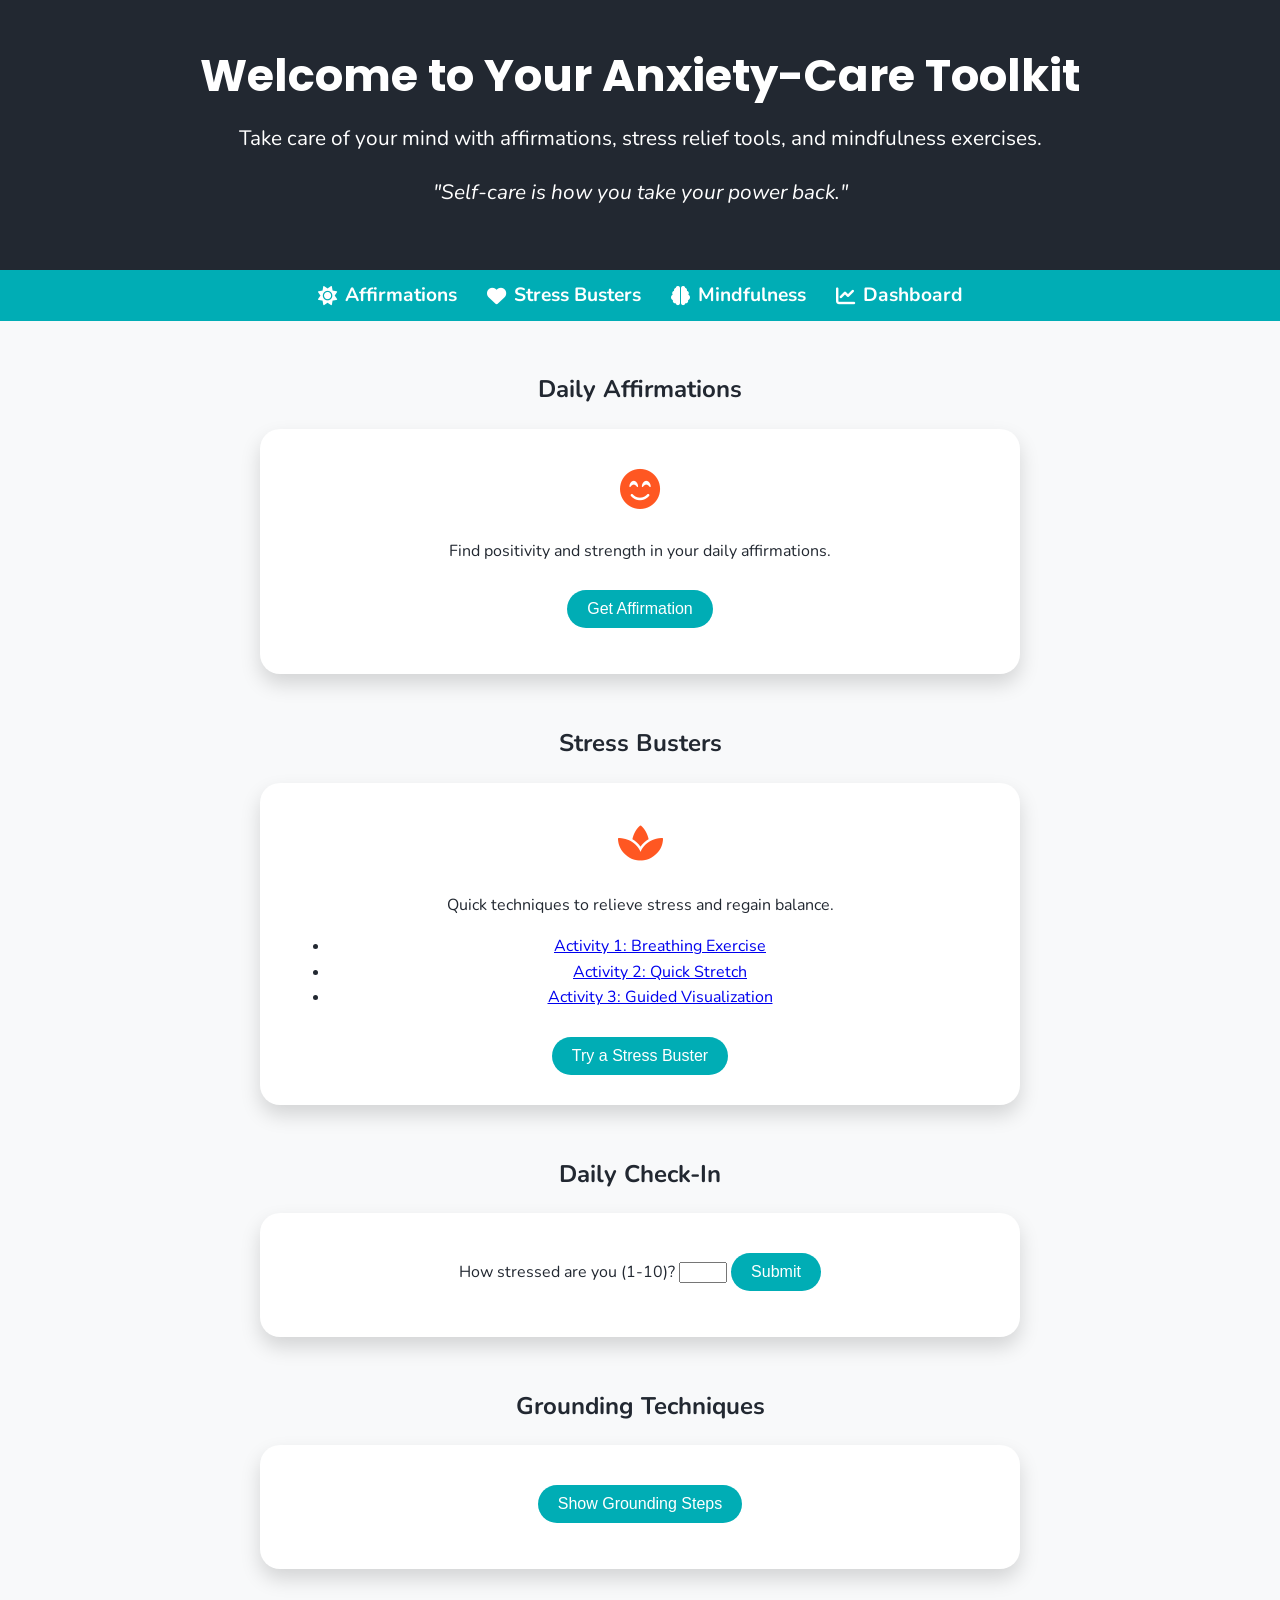
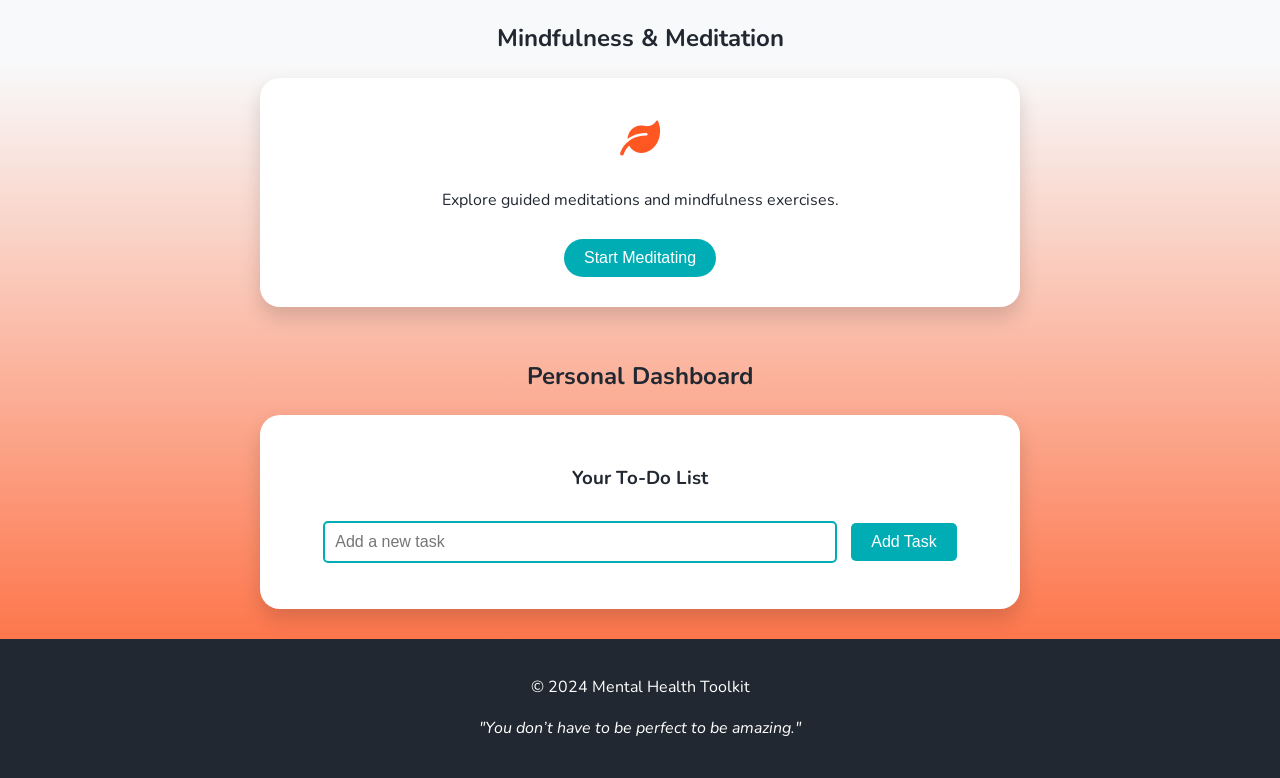
<file: index.html>
<!DOCTYPE html>
<html lang="en">
<head>
    <meta charset="UTF-8">
    <meta name="viewport" content="width=device-width, initial-scale=1.0">
    <title>Mental Health Self-Care Toolkit</title>
    <!-- Google Fonts -->
    <link href="https://fonts.googleapis.com/css2?family=Nunito:wght@300;600&family=Poppins:wght@400;700&display=swap" rel="stylesheet">
    <!-- Font Awesome for Icons -->
    <link href="https://cdnjs.cloudflare.com/ajax/libs/font-awesome/6.0.0-beta3/css/all.min.css" rel="stylesheet">
    <link rel="stylesheet" href="styles.css">
</head>
<body>
    <header>
        <h1>Welcome to Your Anxiety-Care Toolkit</h1>
        <p>Take care of your mind with affirmations, stress relief tools, and mindfulness exercises.</p>
        <p class="quote">"Self-care is how you take your power back."</p>
    </header>
    
    <nav>
        <ul>
            <li><a href="#affirmations"><i class="fas fa-sun"></i> Affirmations</a></li>
            <li><a href="#stress-busters"><i class="fas fa-heart"></i> Stress Busters</a></li>
            <li><a href="#mindfulness"><i class="fas fa-brain"></i> Mindfulness</a></li>
            <li><a href="#dashboard"><i class="fas fa-chart-line"></i> Dashboard</a></li>
        </ul>
    </nav>

    <main>
        <!-- Sections -->
        <section id="affirmations" class="card-section">
            <h2>Daily Affirmations</h2>
            <div class="card">
                <div class="icon-wrapper">
                    <i class="fas fa-smile-beam"></i>
                </div>
                <p>Find positivity and strength in your daily affirmations.</p>
                <button class="affirmation-button">Get Affirmation</button>
                <p class="affirmation-message" style="opacity: 0;"></p>
            </div>
        </section>

        <section id="stress-busters" class="card-section">
            <h2>Stress Busters</h2>
            <div class="card">
                <div class="icon-wrapper">
                    <i class="fas fa-spa"></i>
                </div>
                <p>Quick techniques to relieve stress and regain balance.</p>
                <ul>
                    <li><a href="stress_busters.html">Activity 1: Breathing Exercise</a></li>
                    <li><a href="stress_busters.html">Activity 2: Quick Stretch</a></li>
                    <li><a href="stress_busters.html">Activity 3: Guided Visualization</a></li>
                  </ul>                  
                <button class="stress-buster-button">Try a Stress Buster</button>
            </div>
        </section>

        <section id="daily-check-in-section" class="card-section">
            <h2>Daily Check-In</h2>
            <div class="card">
                <form id="daily-check-in">
                    <label for="stress-level">How stressed are you (1-10)?</label>
                    <input type="number" id="stress-level" min="1" max="10" required>
                    <button type="submit">Submit</button>
                </form>
                <p id="check-in-result"></p>
            </div>
        </section>

        <section id="grounding" class="card-section">
            <h2>Grounding Techniques</h2>
            <div class="card">
                <button id="grounding-button">Show Grounding Steps</button>
                <ul id="grounding-list"></ul>
            </div>
        </section>

        <section id="mindfulness" class="card-section">
            <h2>Mindfulness & Meditation</h2>
            <div class="card">
                <div class="icon-wrapper">
                    <i class="fas fa-leaf"></i>
                </div>
                <p>Explore guided meditations and mindfulness exercises.</p>
                <button class="mindfulness-button">Start Meditating</button>
            </div>
        </section>

        <section id="dashboard" class="card-section">
            <h2>Personal Dashboard</h2>
            <div class="card">
                <h3>Your To-Do List</h3>
                <input type="text" id="todo-input" placeholder="Add a new task" />
                <button id="add-todo">Add Task</button>
                <ul id="todo-list"></ul>
            </div>
        </section>
    </main>

    <footer>
        <p>&copy; 2024 Mental Health Toolkit</p>
        <p class="quote">"You don’t have to be perfect to be amazing."</p>
    </footer>

    <script src="script.js"></script>
</body>
</html>
</file>
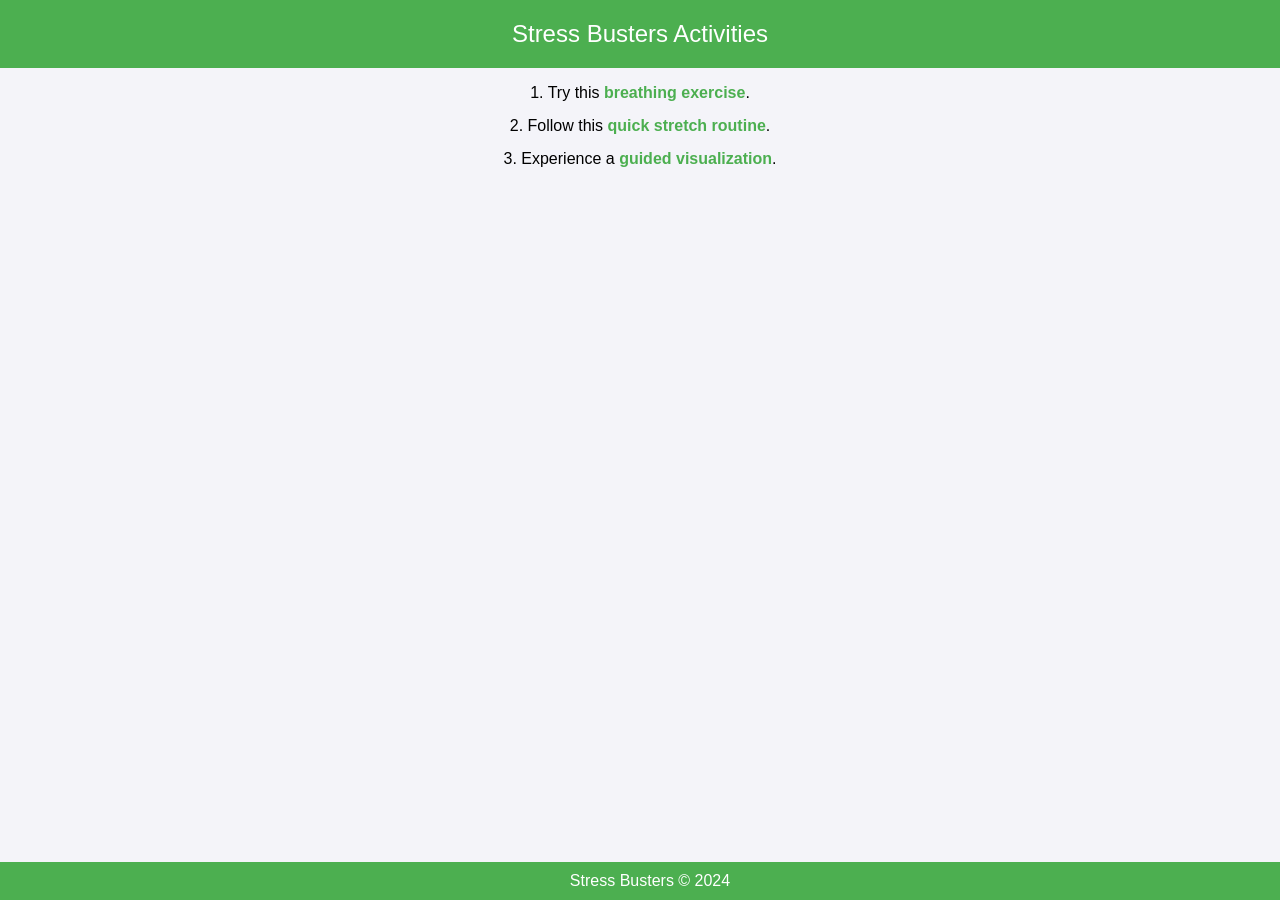
<file: stress_busters.html>
<!DOCTYPE html>
<html lang="en">
<head>
  <meta charset="UTF-8">
  <meta name="viewport" content="width=device-width, initial-scale=1.0">
  <title>Stress Busters</title>
  <style>
    body {
      font-family: Arial, sans-serif;
      margin: 0;
      padding: 0;
      text-align: center;
      background-color: #f4f4f9;
    }
    header {
      background-color: #4caf50;
      color: white;
      padding: 20px;
      font-size: 1.5em;
    }
    ul {
      list-style: none;
      padding: 0;
    }
    ul li {
      margin: 15px 0;
    }
    a {
      text-decoration: none;
      color: #4caf50;
      font-weight: bold;
    }
    a:hover {
      color: #333;
    }
    footer {
      background-color: #4caf50;
      color: white;
      text-align: center;
      padding: 10px;
      position: fixed;
      bottom: 0;
      width: 100%;
    }
  </style>
</head>
<body>
  <header>Stress Busters Activities</header>
  <ul>
    <li>1. Try this <a href="https://www.youtube.com/results?search_query=breathing+exercise" target="_blank">breathing exercise</a>.</li>
    <li>2. Follow this <a href="https://www.youtube.com/results?search_query=quick+stretch+routine" target="_blank">quick stretch routine</a>.</li>
    <li>3. Experience a <a href="https://www.youtube.com/results?search_query=guided+visualization" target="_blank">guided visualization</a>.</li>
  </ul>
  <footer>Stress Busters © 2024</footer>
</body>
</html>
</file>
<file: styles.css>
/* Updated Color Palette */
:root {
    --primary-color: #222831; /* Charcoal */
    --secondary-color: #00ADB5; /* Aqua */
    --background-color: #F8F9FA; /* Light Gray */
    --white: #FFFFFF; /* White */
    --accent-color: #FF5722; /* Deep Orange */
    --highlight-color: #FFEB3B; /* Bright Yellow */
}

body {
    font-family: 'Nunito', 'Poppins', sans-serif;
    line-height: 1.6;
    margin: 0;
    padding: 0;
    background: linear-gradient(180deg, var(--background-color) 70%, var(--accent-color) 100%);
    color: var(--primary-color);
}

header {
    background: var(--primary-color);
    color: var(--white);
    padding: 40px 20px;
    text-align: center;
    box-shadow: 0 8px 15px rgba(0, 0, 0, 0.2);
}

header h1 {
    margin: 0;
    font-size: 2.8rem;
    font-family: 'Poppins', sans-serif;
}

header p {
    font-size: 1.3rem;
    margin-top: 10px;
}

/* Navigation Styles */
nav {
    background: var(--secondary-color);
    color: var(--white);
    padding: 10px 0;
}

nav ul {
    list-style: none;
    display: flex;
    justify-content: center;
    margin: 0;
    padding: 0;
}

nav ul li {
    margin: 0 15px;
}

nav a {
    color: var(--white);
    text-decoration: none;
    font-weight: bold;
    font-size: 1.2rem;
    display: flex;
    align-items: center;
}

nav a i {
    margin-right: 8px;
}

nav a:hover {
    color: var(--highlight-color);
}

.card-section {
    display: flex;
    flex-direction: column;
    align-items: center;
    margin: 30px 0;
    width: 100%;
}

.card {
    background: var(--white);
    border-radius: 20px;
    padding: 30px;
    width: 90%;
    max-width: 700px;
    box-shadow: 0 10px 20px rgba(0, 0, 0, 0.15);
    text-align: center;
    transition: transform 0.3s, box-shadow 0.3s;
}

.card:hover {
    transform: translateY(-10px);
    box-shadow: 0 15px 30px rgba(0, 0, 0, 0.2);
}

.icon-wrapper {
    font-size: 2.5rem;
    color: var(--accent-color);
    margin-bottom: 15px;
}

footer {
    background: var(--primary-color);
    color: var(--white);
    text-align: center;
    padding: 20px 10px;
}

.quote {
    font-style: italic;
}

/* Buttons */
button {
    background: var(--secondary-color);
    color: var(--white);
    border: none;
    padding: 10px 20px;
    border-radius: 30px;
    cursor: pointer;
    transition: background 0.3s;
    font-size: 1rem;
    margin-top: 10px;
}

button:hover {
    background: var(--accent-color);
}

/* To-Do Section */
.todo-section {
    margin-top: 30px;
    padding: 20px;
    border: 1px solid var(--secondary-color);
    border-radius: 10px;
    background-color: var(--white);
    box-shadow: 0 4px 15px rgba(0, 0, 0, 0.1);
}

#todo-input {
    width: 70%;
    padding: 10px;
    border: 2px solid var(--secondary-color);
    border-radius: 5px;
    margin-right: 10px;
    font-size: 1rem;
}

#add-todo {
    padding: 10px 20px;
    border: none;
    border-radius: 5px;
    background-color: var(--secondary-color);
    color: var(--white);
    cursor: pointer;
    font-size: 1rem;
}

#add-todo:hover {
    background-color: var(--highlight-color);
    color: var(--primary-color);
}

/* Lists */
#todo-list,
#mood-list,
#gratitude-list {
    list-style-type: none;
    padding: 0;
    margin-top: 10px;
}

#todo-list li,
#mood-list li,
#gratitude-list li {
    background: var(--accent-color);
    padding: 10px;
    margin-bottom: 5px;
    border-radius: 5px;
    color: var(--white);
    font-weight: bold;
}

/* Affirmation Messages */
.affirmation-card-message {
    font-size: 1.2rem;
    font-weight: bold;
    color: var(--primary-color);
    margin-bottom: 10px;
}

/* Input Fields */
.gratitude-section input,
#add-gratitude,
#mood-select,
#save-mood {
    width: 70%;
    padding: 10px;
    border: 2px solid var(--secondary-color);
    border-radius: 5px;
    margin-bottom: 10px;
    font-size: 1rem;
}

/* Reflection Message */
.reflection-message,
.mood-select {
    font-size: 1rem;
    color: var(--primary-color);
}
</file>
